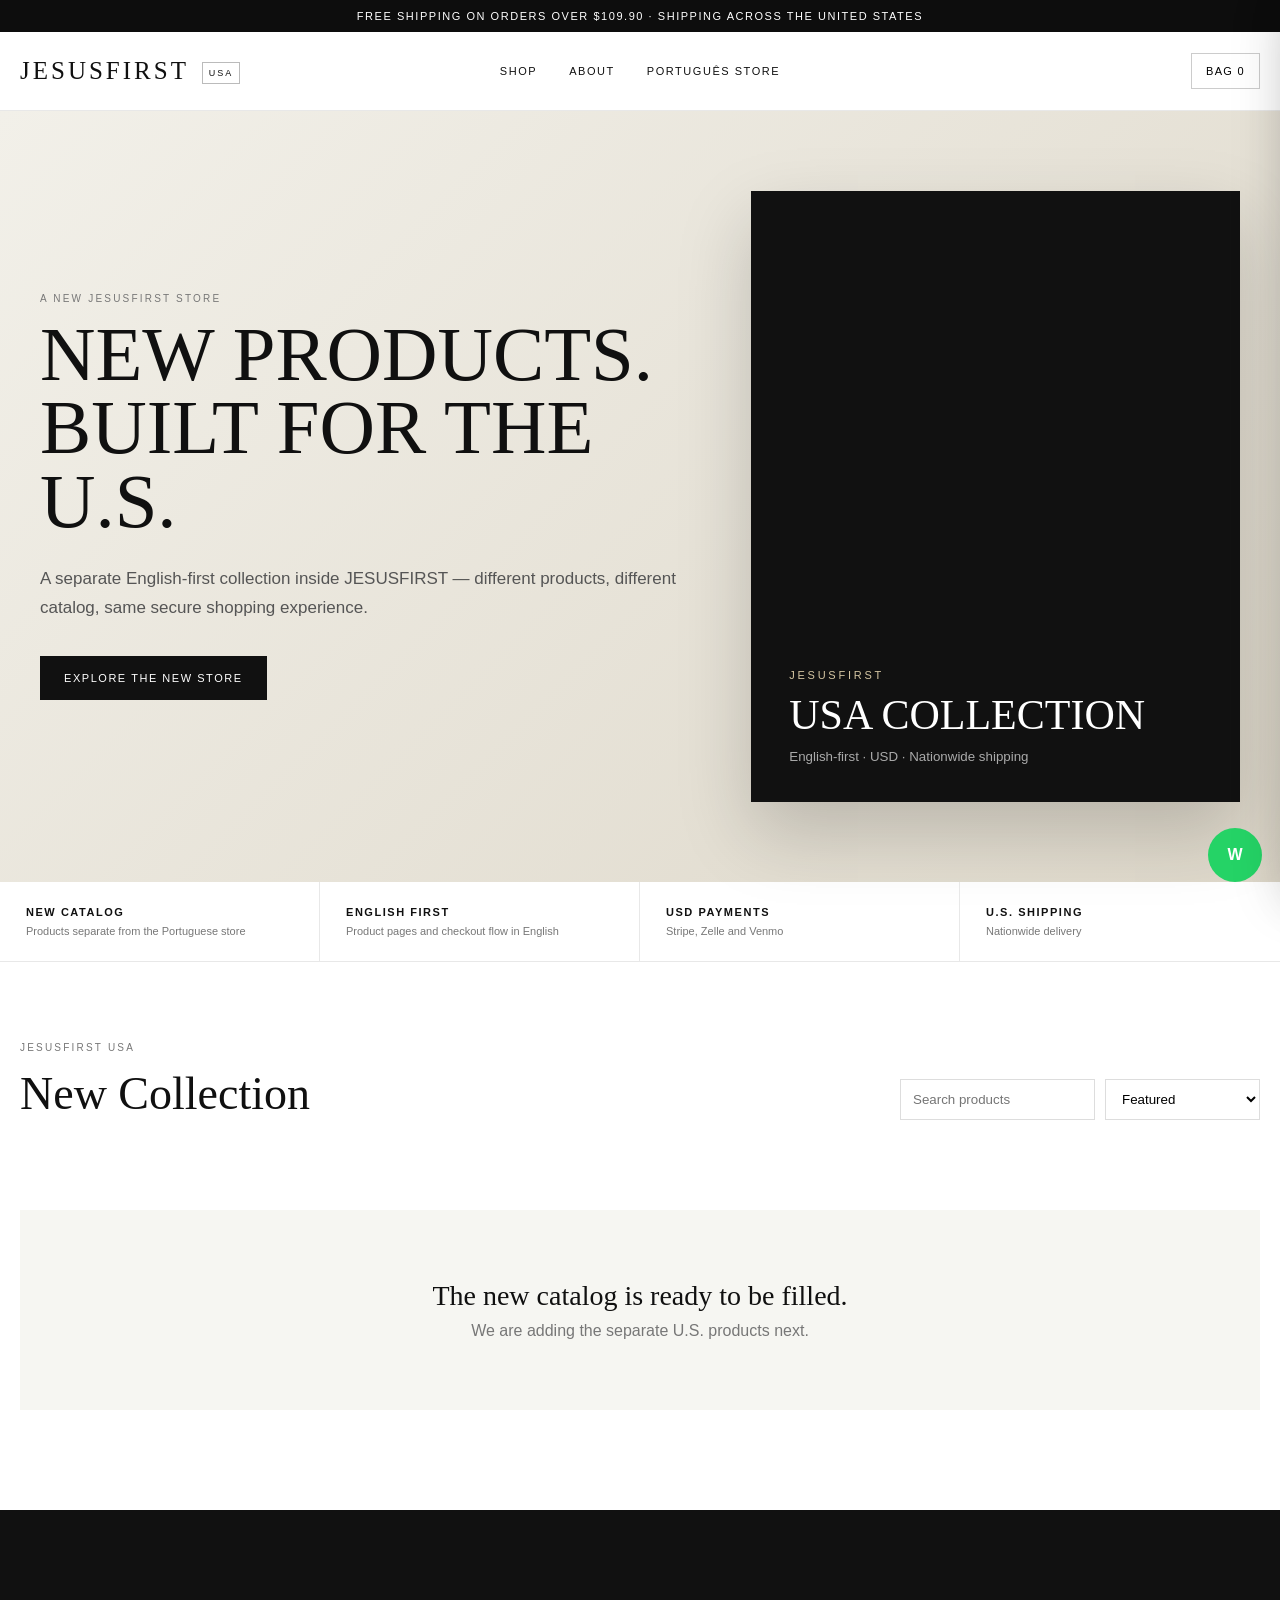
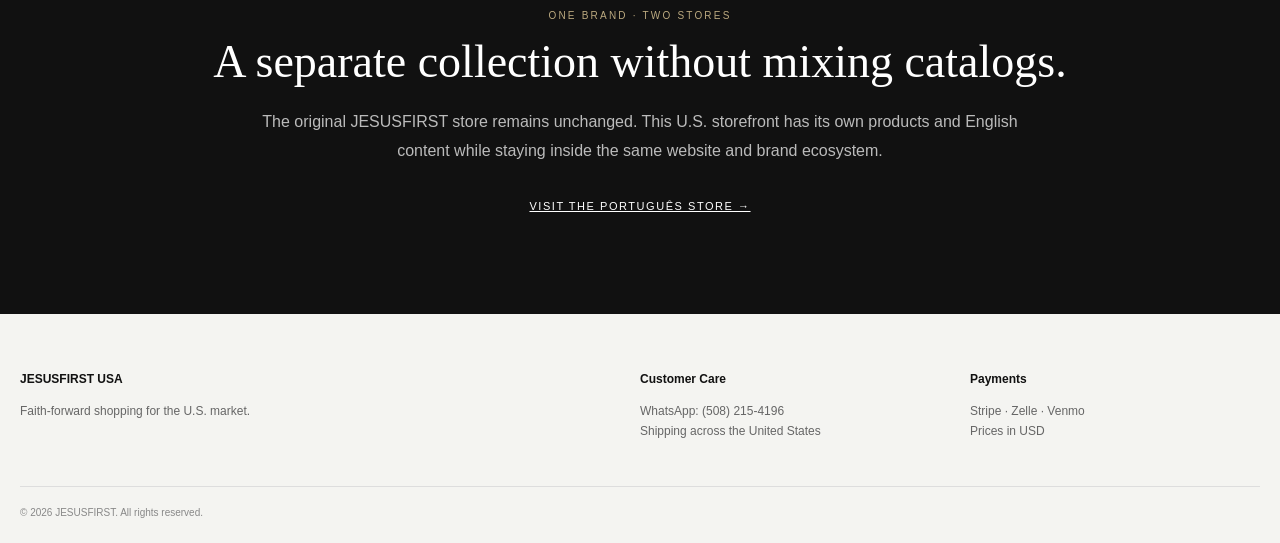
<file: usa/index.html>
<!doctype html>
<html lang="en">
<head>
<meta charset="utf-8">
<meta name="viewport" content="width=device-width,initial-scale=1">
<meta name="description" content="JESUSFIRST USA — a separate English-first collection with new products for customers in the United States.">
<title>JESUSFIRST USA</title>
<link rel="stylesheet" href="styles.css?v=20260914-usa1">
</head>
<body>
<div class="topbar">FREE SHIPPING ON ORDERS OVER $109.90 · SHIPPING ACROSS THE UNITED STATES</div>

<header class="header">
  <div class="header-inner">
    <a class="brand" href="./">JESUSFIRST <span>USA</span></a>
    <nav>
      <a href="#shop">SHOP</a>
      <a href="#about">ABOUT</a>
      <a href="../">PORTUGUÊS STORE</a>
    </nav>
    <button class="cart-btn" id="cartBtn">BAG <span id="cartCount">0</span></button>
  </div>
</header>

<main>
  <section class="hero">
    <div class="hero-copy">
      <p class="eyebrow">A NEW JESUSFIRST STORE</p>
      <h1>NEW PRODUCTS.<br>BUILT FOR THE U.S.</h1>
      <p class="hero-text">A separate English-first collection inside JESUSFIRST — different products, different catalog, same secure shopping experience.</p>
      <a class="primary" href="#shop">EXPLORE THE NEW STORE</a>
    </div>
    <div class="hero-card">
      <span>JESUSFIRST</span>
      <strong>USA COLLECTION</strong>
      <small>English-first · USD · Nationwide shipping</small>
    </div>
  </section>

  <section class="benefits">
    <div><strong>NEW CATALOG</strong><span>Products separate from the Portuguese store</span></div>
    <div><strong>ENGLISH FIRST</strong><span>Product pages and checkout flow in English</span></div>
    <div><strong>USD PAYMENTS</strong><span>Stripe, Zelle and Venmo</span></div>
    <div><strong>U.S. SHIPPING</strong><span>Nationwide delivery</span></div>
  </section>

  <section class="shop" id="shop">
    <div class="section-head">
      <div>
        <p class="eyebrow">JESUSFIRST USA</p>
        <h2>New Collection</h2>
      </div>
      <div class="tools">
        <input id="searchInput" type="search" placeholder="Search products">
        <select id="sortSelect" aria-label="Sort products">
          <option value="featured">Featured</option>
          <option value="az">Name A–Z</option>
          <option value="low">Price: Low to High</option>
          <option value="high">Price: High to Low</option>
        </select>
      </div>
    </div>
    <div id="categoryNav" class="category-nav"></div>
    <div id="productGrid" class="product-grid"></div>
    <div id="emptyState" class="empty-state">
      <strong>The new catalog is ready to be filled.</strong>
      <span>We are adding the separate U.S. products next.</span>
    </div>
  </section>

  <section class="about" id="about">
    <p class="eyebrow">ONE BRAND · TWO STORES</p>
    <h2>A separate collection without mixing catalogs.</h2>
    <p>The original JESUSFIRST store remains unchanged. This U.S. storefront has its own products and English content while staying inside the same website and brand ecosystem.</p>
    <a href="../">VISIT THE PORTUGUÊS STORE →</a>
  </section>
</main>

<div class="backdrop" id="backdrop" hidden></div>

<aside class="drawer" id="productDrawer" aria-hidden="true">
  <button class="close" data-close>×</button>
  <div id="productDetail"></div>
</aside>

<aside class="drawer small" id="cartDrawer" aria-hidden="true">
  <button class="close" data-close>×</button>
  <p class="eyebrow">JESUSFIRST USA</p>
  <h2>Your Bag</h2>
  <div id="cartItems"></div>
  <div class="total"><span>Total</span><strong id="cartTotal">$0.00</strong></div>
  <button class="primary full" id="checkoutBtn">SECURE CHECKOUT</button>
  <p class="note">Stripe checkout will become available as products are added and your Stripe account finishes verification.</p>
</aside>

<footer>
  <div class="footer-inner">
    <div><strong>JESUSFIRST USA</strong><p>Faith-forward shopping for the U.S. market.</p></div>
    <div><strong>Customer Care</strong><p>WhatsApp: (508) 215-4196<br>Shipping across the United States</p></div>
    <div><strong>Payments</strong><p>Stripe · Zelle · Venmo<br>Prices in USD</p></div>
  </div>
  <div class="copyright">© 2026 JESUSFIRST. All rights reserved.</div>
</footer>

<a class="whatsapp" href="https://wa.me/15082154196" target="_blank" rel="noopener" aria-label="Contact JESUSFIRST on WhatsApp">W</a>

<script src="data/products.js?v=20260914-usa1"></script>
<script src="app.js?v=20260914-usa1"></script>
</body>
</html>
</file>
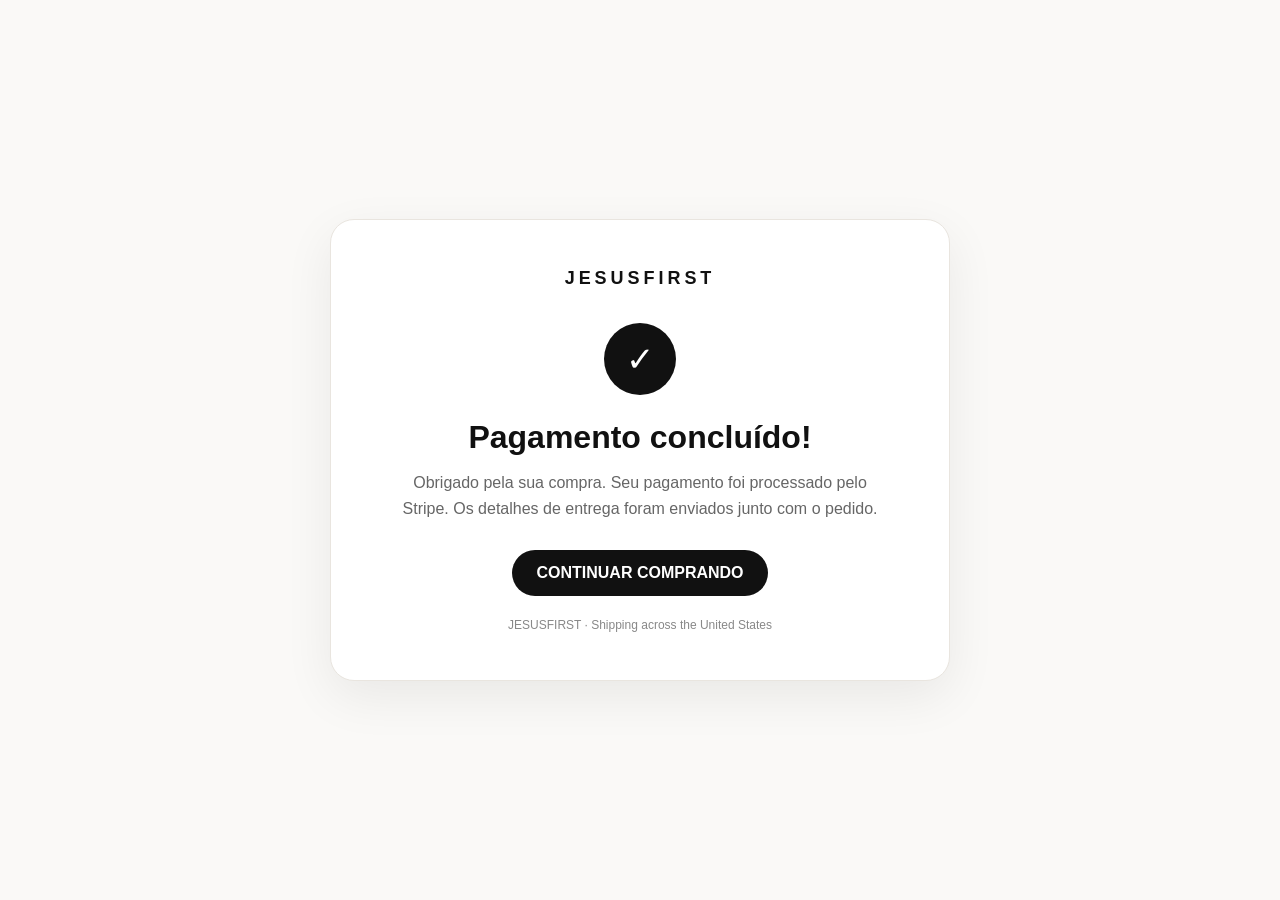
<file: success.html>
<!doctype html>
<html lang="pt-BR">
<head>
<meta charset="utf-8">
<meta name="viewport" content="width=device-width,initial-scale=1">
<title>Pedido confirmado · JESUSFIRST</title>
<style>
*{box-sizing:border-box}body{margin:0;font-family:Arial,Helvetica,sans-serif;background:#faf9f7;color:#111;min-height:100vh;display:grid;place-items:center;padding:24px}.card{width:min(620px,100%);background:#fff;border:1px solid #e9e5df;border-radius:24px;padding:48px 32px;text-align:center;box-shadow:0 16px 50px rgba(0,0,0,.07)}.brand{font-weight:800;letter-spacing:.22em;font-size:18px;margin-bottom:34px}.check{width:72px;height:72px;border-radius:50%;background:#111;color:#fff;display:grid;place-items:center;margin:0 auto 24px;font-size:34px}h1{font-size:32px;margin:0 0 14px}p{color:#666;line-height:1.6;margin:0 auto 28px;max-width:480px}a{display:inline-block;background:#111;color:#fff;text-decoration:none;padding:14px 24px;border-radius:999px;font-weight:700}.small{font-size:12px;margin-top:22px;color:#888}
</style>
</head>
<body>
<main class="card">
  <div class="brand">JESUSFIRST</div>
  <div class="check">✓</div>
  <h1>Pagamento concluído!</h1>
  <p>Obrigado pela sua compra. Seu pagamento foi processado pelo Stripe. Os detalhes de entrega foram enviados junto com o pedido.</p>
  <a href="./">CONTINUAR COMPRANDO</a>
  <div class="small">JESUSFIRST · Shipping across the United States</div>
</main>
<script>localStorage.removeItem('jf-cart');</script>
</body>
</html>
</file>
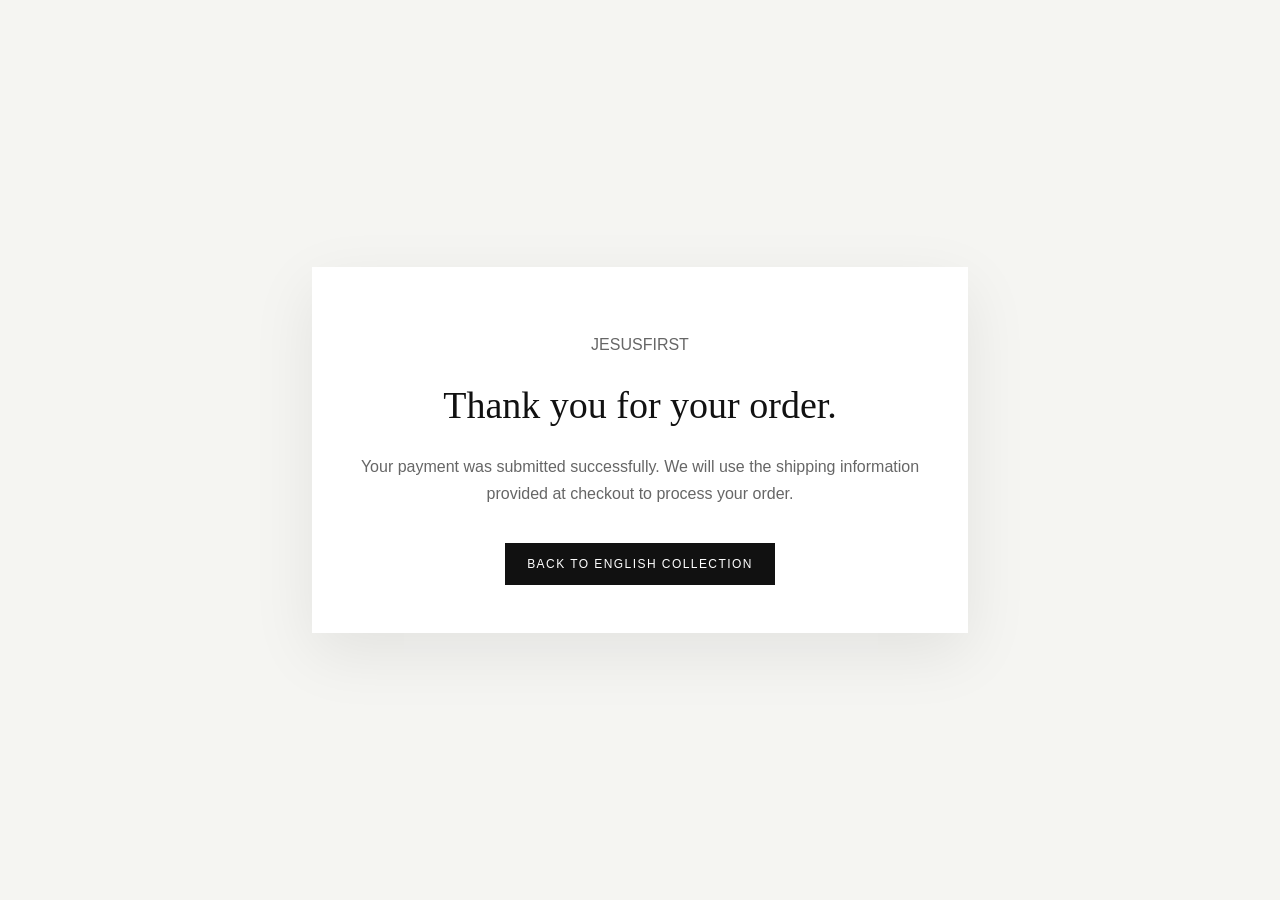
<file: english/success.html>
<!doctype html><html lang="en"><head><meta charset="utf-8"><meta name="viewport" content="width=device-width,initial-scale=1"><title>Order received — JESUSFIRST</title><style>body{font-family:Arial,sans-serif;margin:0;background:#f5f5f2;color:#111;display:grid;place-items:center;min-height:100vh}.card{width:min(560px,calc(100% - 32px));background:#fff;padding:48px;text-align:center;box-shadow:0 20px 60px rgba(0,0,0,.08)}h1{font-family:Georgia,serif;font-weight:400;font-size:38px}p{color:#666;line-height:1.7}a{display:inline-block;margin-top:20px;background:#111;color:#fff;text-decoration:none;padding:14px 22px;font-size:12px;letter-spacing:.12em}</style></head><body><div class="card"><p>JESUSFIRST</p><h1>Thank you for your order.</h1><p>Your payment was submitted successfully. We will use the shipping information provided at checkout to process your order.</p><a href="./">BACK TO ENGLISH COLLECTION</a></div><script>localStorage.removeItem('jf-en-cart')</script></body></html>
</file>
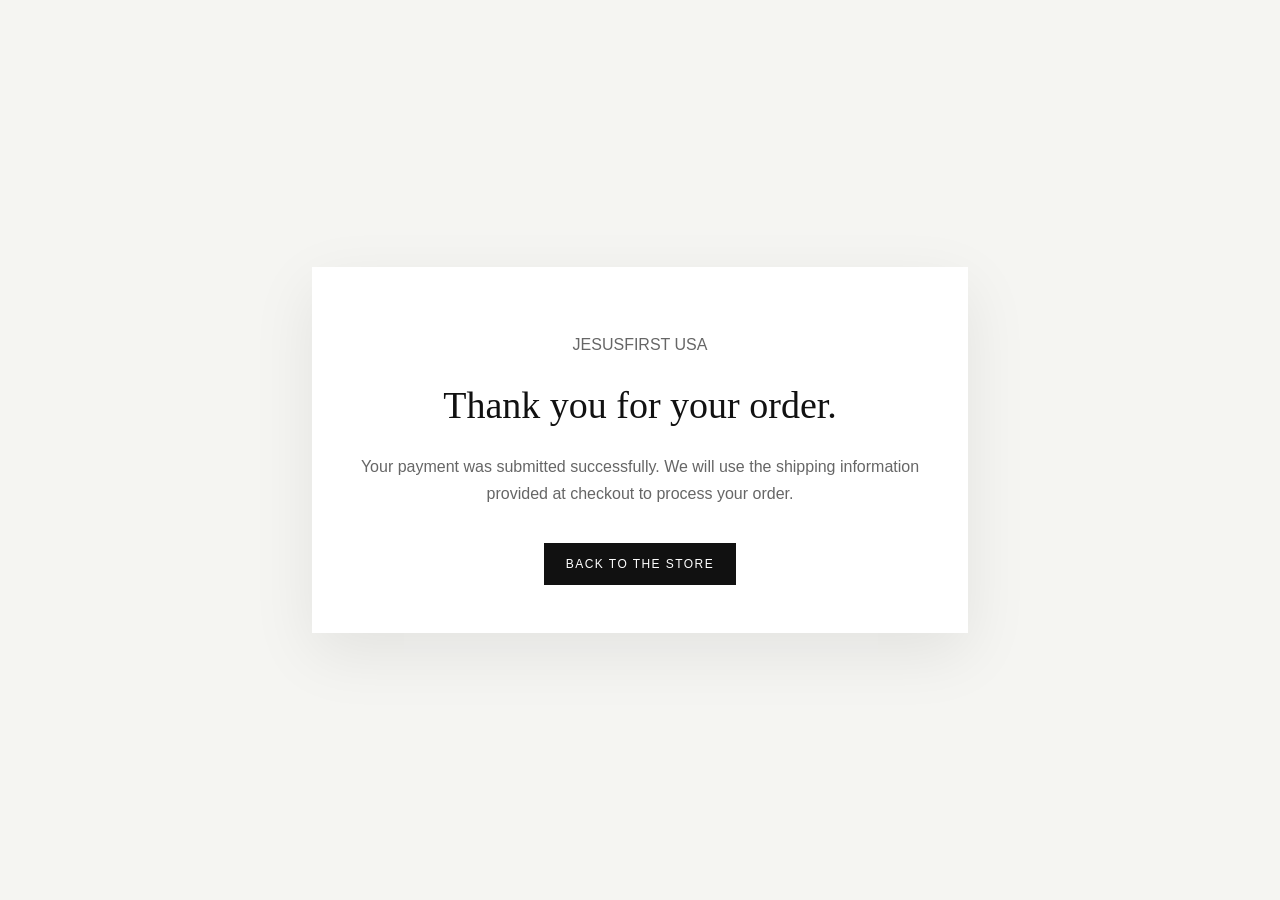
<file: usa/success.html>
<!doctype html><html lang="en"><head><meta charset="utf-8"><meta name="viewport" content="width=device-width,initial-scale=1"><title>Order received — JESUSFIRST USA</title><style>body{font-family:Arial,sans-serif;margin:0;background:#f5f5f2;color:#111;display:grid;place-items:center;min-height:100vh}.card{width:min(560px,calc(100% - 32px));background:#fff;padding:48px;text-align:center;box-shadow:0 20px 60px rgba(0,0,0,.08)}h1{font-family:Georgia,serif;font-weight:400;font-size:38px}p{color:#666;line-height:1.7}a{display:inline-block;margin-top:20px;background:#111;color:#fff;text-decoration:none;padding:14px 22px;font-size:12px;letter-spacing:.12em}</style></head><body><div class="card"><p>JESUSFIRST USA</p><h1>Thank you for your order.</h1><p>Your payment was submitted successfully. We will use the shipping information provided at checkout to process your order.</p><a href="./">BACK TO THE STORE</a></div><script>localStorage.removeItem('jf-usa-cart')</script></body></html>
</file>
<file: usa/styles.css>
:root{--ink:#101010;--muted:#707070;--line:#e8e8e8;--soft:#f6f6f2;--accent:#bda36a;--white:#fff}
*{box-sizing:border-box}html{scroll-behavior:smooth}body{margin:0;font-family:Arial,Helvetica,sans-serif;color:var(--ink);background:#fff}a{color:inherit}.topbar{background:#0d0d0d;color:#fff;text-align:center;padding:10px 16px;font-size:11px;letter-spacing:.14em}.header{position:sticky;top:0;z-index:20;background:rgba(255,255,255,.96);backdrop-filter:blur(14px);border-bottom:1px solid var(--line)}.header-inner{width:min(1400px,calc(100% - 40px));height:78px;margin:auto;display:grid;grid-template-columns:1fr auto 1fr;align-items:center;gap:20px}.brand{text-decoration:none;font-family:Georgia,'Times New Roman',serif;font-size:25px;letter-spacing:.12em}.brand span{font-family:Arial,sans-serif;font-size:9px;letter-spacing:.22em;border:1px solid #bbb;padding:5px 6px;margin-left:4px;vertical-align:middle}.header nav{display:flex;gap:32px}.header nav a{text-decoration:none;font-size:11px;letter-spacing:.14em}.cart-btn{justify-self:end;border:1px solid #ccc;background:#fff;padding:11px 14px;font-size:11px;letter-spacing:.12em;cursor:pointer}.hero{min-height:590px;background:linear-gradient(135deg,#f2f0e9,#ded8ca);display:grid;grid-template-columns:1.15fr .85fr;gap:50px;align-items:center;padding:80px max(40px,calc((100vw - 1400px)/2))}.hero-copy{max-width:740px}.eyebrow{font-size:10px;letter-spacing:.22em;color:#777;margin:0 0 14px}.hero h1{font-family:Georgia,'Times New Roman',serif;font-weight:400;font-size:clamp(46px,6vw,88px);line-height:.96;margin:0 0 26px}.hero-text{font-size:17px;line-height:1.7;color:#555;max-width:650px;margin-bottom:34px}.primary{display:inline-block;text-decoration:none;border:0;background:#111;color:#fff;padding:16px 24px;font-size:11px;letter-spacing:.14em;cursor:pointer}.hero-card{aspect-ratio:4/5;background:#111;color:#fff;display:flex;flex-direction:column;justify-content:flex-end;padding:38px;box-shadow:0 30px 70px rgba(0,0,0,.18)}.hero-card span{font-size:11px;letter-spacing:.25em;color:#d6c7a3}.hero-card strong{font-family:Georgia,'Times New Roman',serif;font-size:42px;font-weight:400;margin:10px 0}.hero-card small{color:#aaa}.benefits{display:grid;grid-template-columns:repeat(4,1fr);border-bottom:1px solid var(--line)}.benefits div{padding:24px 26px;border-right:1px solid var(--line)}.benefits div:last-child{border-right:0}.benefits strong,.benefits span{display:block}.benefits strong{font-size:11px;letter-spacing:.14em}.benefits span{font-size:11px;color:#777;margin-top:7px}.shop{width:min(1400px,calc(100% - 40px));margin:auto;padding:80px 0 100px}.section-head{display:flex;justify-content:space-between;align-items:flex-end;gap:30px}.section-head h2,.about h2{font-family:Georgia,'Times New Roman',serif;font-size:46px;font-weight:400;margin:0}.tools{display:flex;gap:10px}.tools input,.tools select{border:1px solid #ddd;background:#fff;padding:11px 12px}.category-nav{display:flex;gap:10px;flex-wrap:wrap;margin:30px 0}.category-btn{border:1px solid #ddd;background:#fff;padding:10px 14px;font-size:10px;letter-spacing:.12em;cursor:pointer}.category-btn.active{background:#111;color:#fff;border-color:#111}.product-grid{display:grid;grid-template-columns:repeat(4,1fr);gap:34px 18px}.product-card{position:relative}.product-card img{width:100%;aspect-ratio:1/1.18;object-fit:cover;background:#eee;display:block;cursor:pointer}.product-card h3{font-size:14px;font-weight:400;margin:11px 0 8px}.product-card p{font-size:13px;font-weight:700;margin:0}.empty-state{text-align:center;background:var(--soft);padding:70px 25px;margin-top:30px}.empty-state strong,.empty-state span{display:block}.empty-state strong{font-family:Georgia,'Times New Roman',serif;font-size:28px;font-weight:400}.empty-state span{color:#777;margin-top:10px}.about{background:#111;color:#fff;padding:100px max(40px,calc((100vw - 1100px)/2));text-align:center}.about .eyebrow{color:#bba97f}.about p:not(.eyebrow){max-width:760px;margin:20px auto 30px;line-height:1.8;color:#bbb}.about a{font-size:11px;letter-spacing:.14em}.backdrop{position:fixed;inset:0;background:rgba(0,0,0,.38);z-index:40}.drawer{position:fixed;right:0;top:0;height:100vh;width:min(820px,94vw);z-index:50;background:#fff;padding:55px 30px 30px;overflow:auto;transform:translateX(105%);transition:.25s;box-shadow:-20px 0 50px rgba(0,0,0,.15)}.drawer.open{transform:translateX(0)}.drawer.small{width:min(440px,94vw)}.close{position:absolute;right:18px;top:15px;border:0;background:#fff;font-size:30px;cursor:pointer}.detail{display:grid;grid-template-columns:1.05fr .95fr;gap:30px}.detail img{width:100%;aspect-ratio:1/1.18;object-fit:cover;background:#eee}.detail h2{font-family:Georgia,'Times New Roman',serif;font-size:36px;font-weight:400}.option{margin-top:22px}.option label{display:block;font-size:10px;letter-spacing:.14em;margin-bottom:8px}.option-row{display:flex;gap:8px;flex-wrap:wrap}.option-btn{border:1px solid #ccc;background:#fff;padding:11px 14px;cursor:pointer}.option-btn.active{background:#111;color:#fff}.full{width:100%;margin-top:18px}.cart-row{display:grid;grid-template-columns:60px 1fr auto;gap:12px;border-bottom:1px solid #eee;padding:14px 0;align-items:center}.cart-row img{width:60px;height:72px;object-fit:cover}.cart-row p{margin:5px 0;color:#777;font-size:11px}.remove{border:0;background:#fff;text-decoration:underline;font-size:10px;cursor:pointer}.total{display:flex;justify-content:space-between;margin-top:25px}.note{font-size:11px;line-height:1.5;color:#888;text-align:center}footer{background:#f4f4f1;padding:55px max(20px,calc((100vw - 1400px)/2)) 25px}.footer-inner{display:grid;grid-template-columns:2fr 1fr 1fr;gap:40px;font-size:12px;line-height:1.7;color:#666}.footer-inner strong{color:#111}.copyright{border-top:1px solid #ddd;margin-top:32px;padding-top:20px;font-size:10px;color:#888}.whatsapp{position:fixed;right:18px;bottom:18px;width:54px;height:54px;border-radius:50%;display:grid;place-items:center;background:#25D366;color:#fff;text-decoration:none;font-weight:700;z-index:30}
@media(max-width:900px){.header-inner{grid-template-columns:1fr auto}.header nav{display:none}.hero{grid-template-columns:1fr;padding:60px 20px}.hero-card{display:none}.benefits{grid-template-columns:1fr 1fr}.product-grid{grid-template-columns:1fr 1fr}.section-head{align-items:flex-start;flex-direction:column}.tools{width:100%;flex-direction:column}.tools input,.tools select{width:100%}.footer-inner{grid-template-columns:1fr}.detail{grid-template-columns:1fr}}
@media(max-width:520px){.header-inner,.shop{width:calc(100% - 24px)}.brand{font-size:19px}.hero h1{font-size:44px}.benefits div{padding:18px 14px}.benefits strong{font-size:9px}.benefits span{font-size:9px}.section-head h2,.about h2{font-size:34px}.product-card h3{font-size:12px}}
</file>
